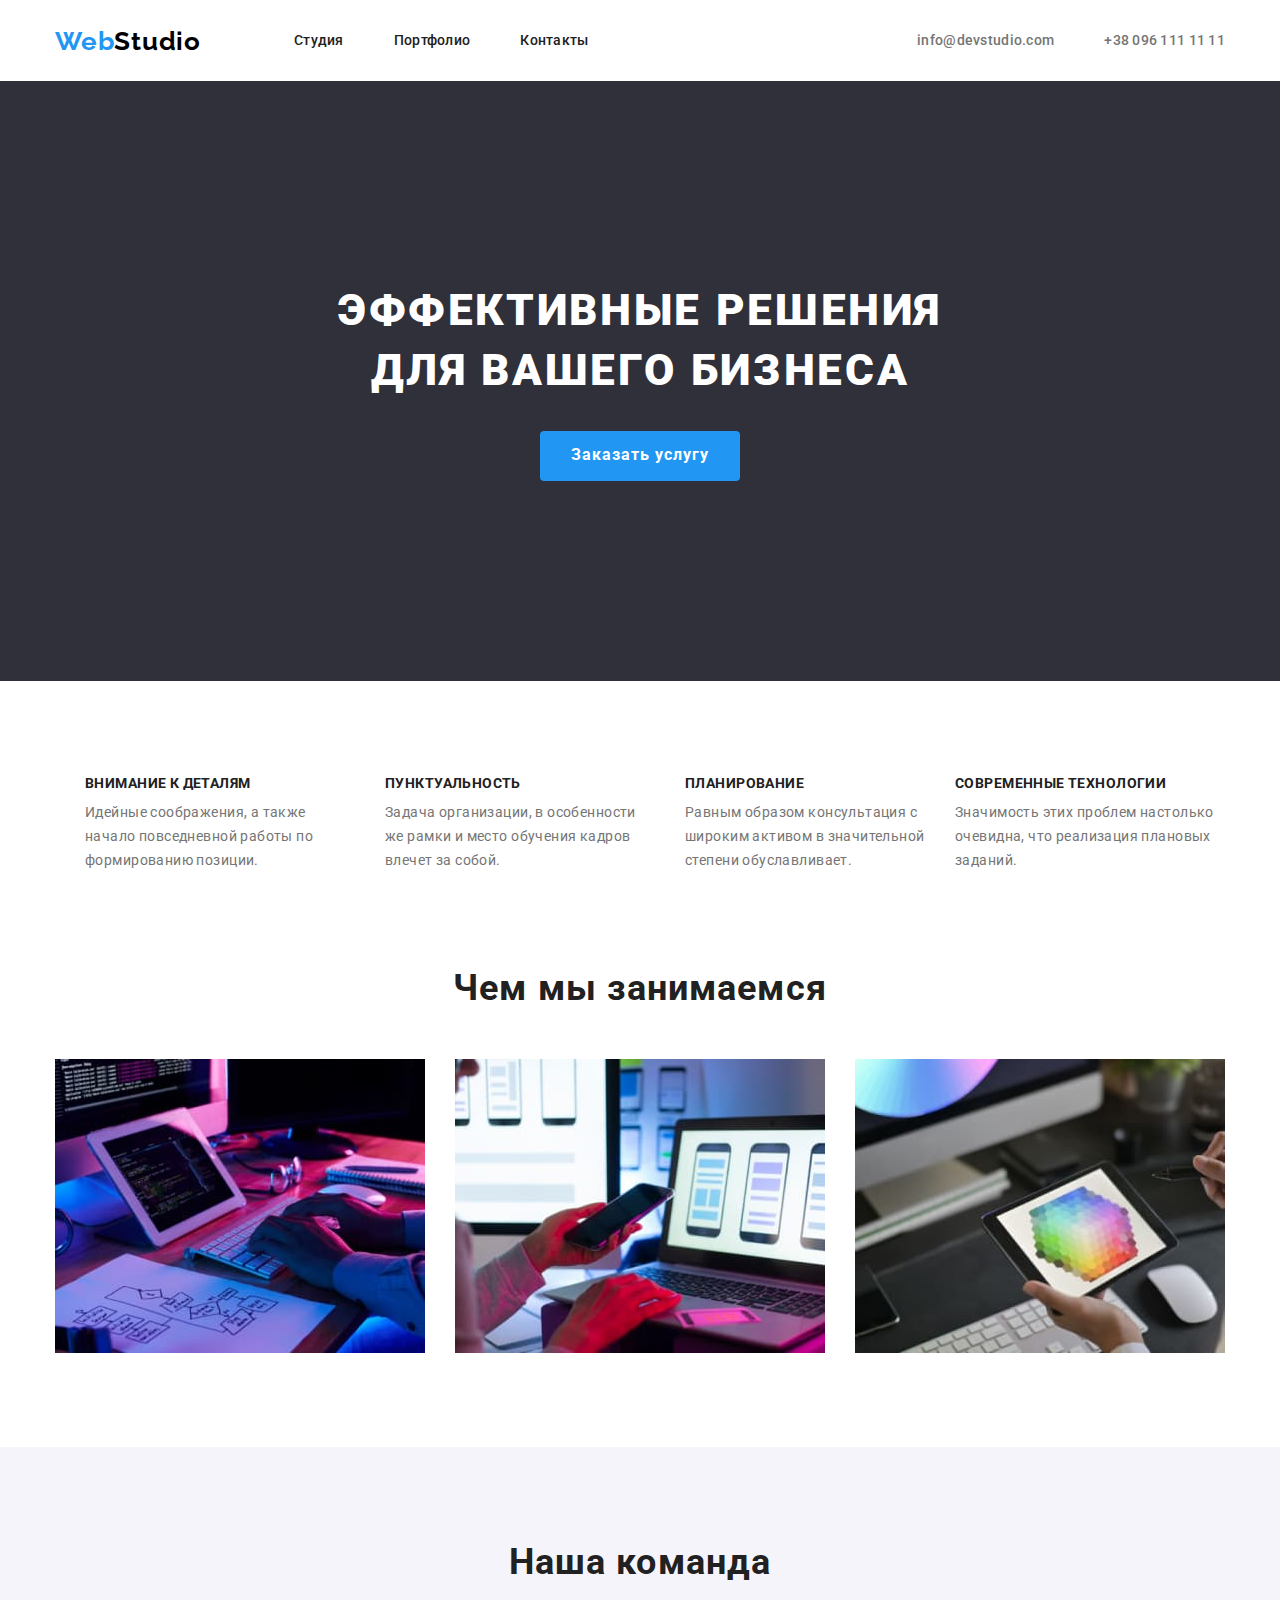
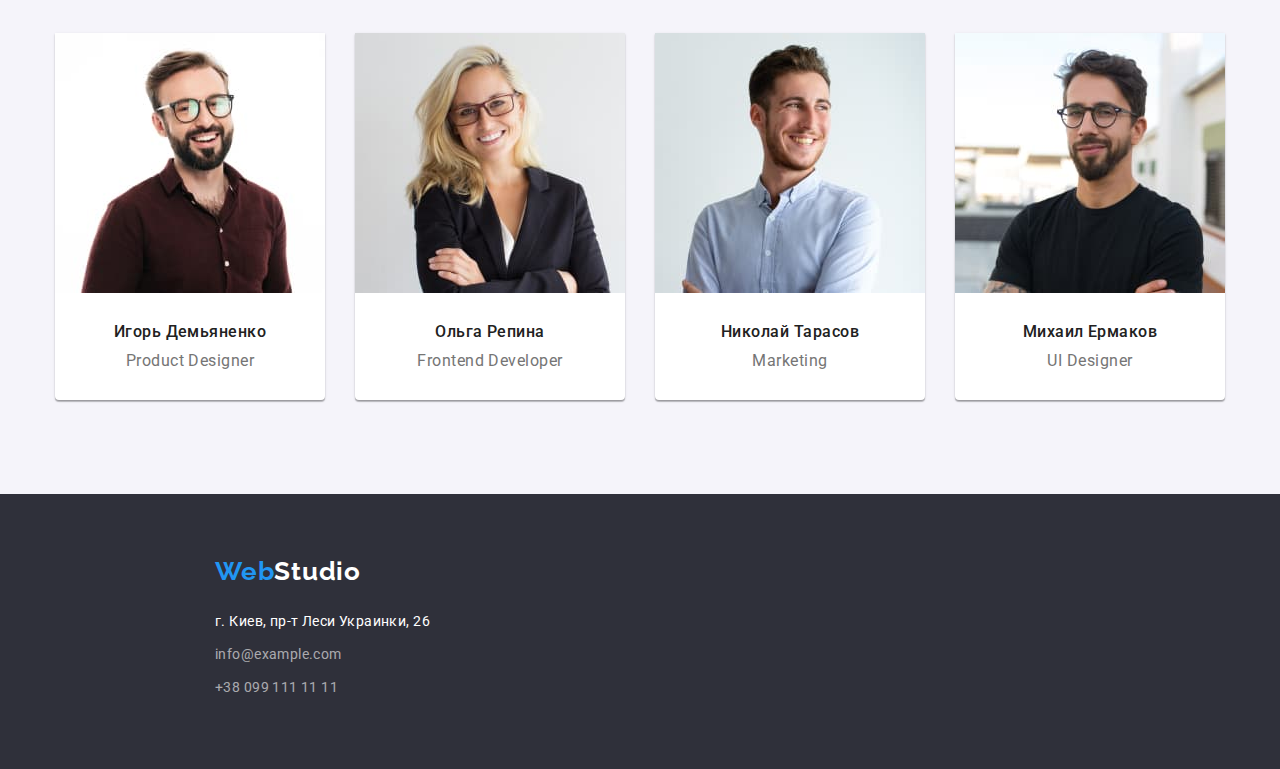
<file: index.html>
<!DOCTYPE html>
<html lang="ru">
  <head>
    <meta charset="UTF-8" />
    <meta http-equiv="X-UA-Compatible" content="IE=edge" />
    <meta name="viewport" content="width=device-width, initial-scale=1.0" />
    <title lang="en">WebStudio</title>
    <link rel="preconnect" href="https://fonts.gstatic.com">
    <link href="https://fonts.googleapis.com/css2?family=Raleway:wght@700&family=Roboto:wght@400;500;700;900&display=swap"
      rel="stylesheet">
    <link rel="stylesheet" href="https://cdnjs.cloudflare.com/ajax/libs/modern-normalize/1.1.0/modern-normalize.css"
        integrity="sha512-Y0MM+V6ymRKN2zStTqzQ227DWhhp4Mzdo6gnlRnuaNCbc+YN/ZH0sBCLTM4M0oSy9c9VKiCvd4Jk44aCLrNS5Q=="
        crossorigin="anonymous" referrerpolicy="no-referrer" />
    <link rel="stylesheet" href="./css/styles.css"> 
  </head>
  <body>
    <!--HEADER-->
    <header class="main-header">
      <!--NAVIGATION BAR-->
      <div class="container header-container">
        <nav class="main-nav">
          <!--LOGO-->
          <a class="logo" href="./"><span class="logo-blue">Web</span><span class="logo-black">Studio</span></a>
          <!--MAIN MENU-->
          <ul class="main-menu">
            <li class="menu-list">
              <a class="menu-link" href="./index.html">Студия</a>
            </li>
            <li class="menu-list">
              <a class="menu-link" href="./portfolio.html">Портфолио</a>
            </li>
            <li class="menu-list">
              <a class="menu-link" href="">Контакты</a>
            </li>
          </ul>
        </nav>
          <!--CONTACTS-->
        <ul class="contacts-nav">
          <li class="contacts-list">
            <a class="contacts-link" href="mailto:info@devstudio.com">info@devstudio.com</a>
          </li>
          <li class="contacts-list">
            <a class="contacts-link" href="tel:+380961111111">+38 096 111 11 11</a>
          </li>
        </ul>
      </div>
    </header>
    <main class="index-main">
      <!--HERO-->
      <section class="hero-section">
      <div class="container hero-container">
        <h1 class="hero-title">Эффективные решения для вашего бизнеса</h1>
        <button class="button-order" type="button">Заказать услугу</button>
      </div>
      </section>
      <!--FEATURES-->
      <section class="features-section">
        <div class="container features-container">
        <h2 class="section-title" hidden>Наши преимущества</h2>
        <ul class="features-menu">
          <li class="features-list">
            <h3 class="features-title">Внимание к деталям</h3>
            <p class="features-text">
              Идейные соображения, а также начало повседневной работы по
              формированию позиции.
            </p>
          </li>
          <li class="features-list">
            <h3 class="features-title">Пунктуальность</h3>
            <p class="features-text">
              Задача организации, в особенности же рамки и место обучения кадров
              влечет за собой.
            </p>
          </li>
          <li class="features-list">
            <h3 class="features-title">Планирование</h3>
            <p class="features-text">
              Равным образом консультация с широким активом в значительной
              степени обуславливает.
            </p>
          </li>
          <li class="features-list">
            <h3 class="features-title">Современные технологии</h3>
            <p class="features-text">
              Значимость этих проблем настолько очевидна, что реализация
              плановых заданий.
            </p>
          </li>
        </ul>
        </div>
      </section>
      <!--OUR SERVICES-->
      <section class="services-section">
        <div class="container services-container">
        <h2 class="section-title">Чем мы занимаемся</h2>
        <ul class="services-list">
          <li class="services-item">
            <h3 hidden>Сервис первый</h3>
            <a href="">
              <img
                src="./images/images-our-services/service_1.jpg"
                alt="Сотрудник пишет код"
                width="370"
                height="294"
              />
            </a>
          </li>
          <li class="services-item">
            <h3 hidden>Сервис второй</h3>
            <a href="">
              <img
                src="./images/images-our-services/service_2.jpg"
                alt="Сотрудник сверяет изображение на экране мобильного телефона с изображением трех мобильных интерфейсов на ноутбуке"
                width="370"
                height="294"
              />
            </a>
          </li>
          <li class="services-item">
            <h3 hidden>Сервис третий</h3>
            <a href="">
              <img
                src="./images/images-our-services/service_3.jpg"
                alt="Сотрудник выбирает цвет по матрице"
                width="370"
                height="294"
              />
            </a>
          </li>
        </ul>
      </div>
      </section>
      <!--OUR TEAM-->
      <section class="team-section">
        <div class="container team-container">
        <h2 class="section-title">Наша команда</h2>
        <ul class="team-description">
          <li class="team-list">
            <img class="team-image"
              src="./images/images-our-team/team_member_1.jpg"
              alt="Портрет Игоря Демьяненко"
              width="270"
              height="260"
            />
            <div class="team-member">
            <p class="team-name">Игорь Демьяненко</p>
            <h3 class="team-text"  lang="en">Product Designer</h3>
          </div>
          </li>
          <li class="team-list">
            <img class="team-image"
              src="./images/images-our-team/team_member_2.jpg"
              alt="Портрет Ольги Репиной"
              width="270"
              height="260"
            />
            <div class="team-member">
            <p class="team-name">Ольга Репина</p>
            <h3 class="team-text" lang="en">Frontend Developer</h3>
          </div>
          </li>
          <li class="team-list">
            <img class="team-image"
              src="./images/images-our-team/team_member_3.jpg"
              alt="Портрет Николая Тарасова"
              width="270"
              height="260"
            />
            <div class="team-member">
            <p class="team-name">Николай Тарасов</p>
            <h3 class="team-text" lang="en">Marketing</h3>
          </div>
          </li>
          <li class="team-list">
            <img class="team-image"
              src="./images/images-our-team/team_member_4.jpg"
              alt="Портрет Михаила Ермакова"
              width="270"
              height="260"
            />
            <div class="team-member">
            <p class="team-name">Михаил Ермаков</p>
            <h3 class="team-text" lang="en">UI Designer</h3>
          </div>
          </li>
        </ul>
      </div>
      </section>
    </main>
    <footer class="page-footer">
      <div class="container footer-container">
      <!--LOGO-->
      <a class="logo logo-footer" href="./"><span class="logo-blue">Web</span><span class="logo-white">Studio</span></a>
      <!--CONTACTS-->
      <address class="address-footer">
        <ul class="contacts-footer">
          <li class="contacts-list-footer">
            <a class="contacts-link-footer" href="https://goo.gl/maps/XPHjit8o5JEsovho7"
              >г. Киев, пр-т Леси Украинки, 26</a
            >
          </li>
          <li class="contacts-list-footer">
            <a class="contacts-linksemitransparent-footer" href="mailto:info@example.com">info@example.com</a>
          </li>
          <li class="contacts-list-footer">
            <a class="contacts-linksemitransparent-footer" href="tel:+380991111111">+38 099 111 11 11</a>
          </li>
        </ul>
      </address>
    </div>
    </footer>
  </body>
</html>
</file>
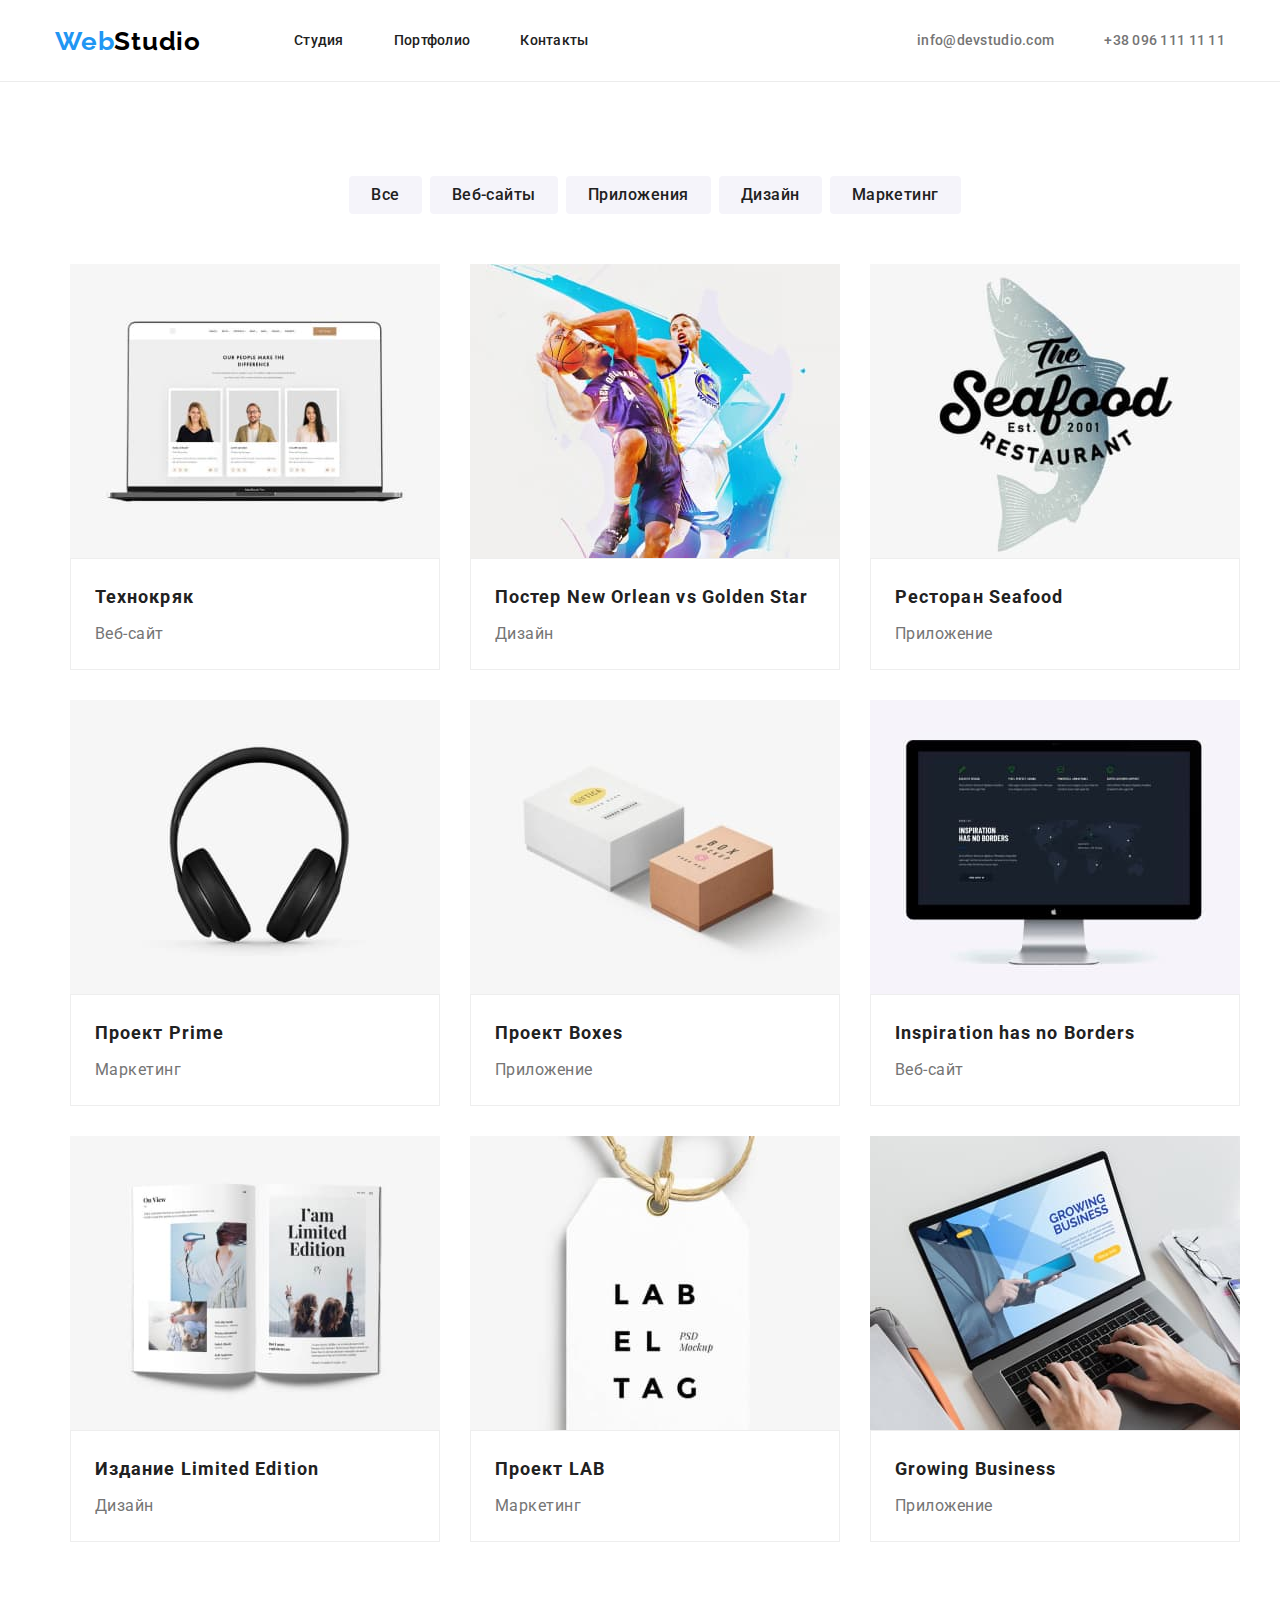
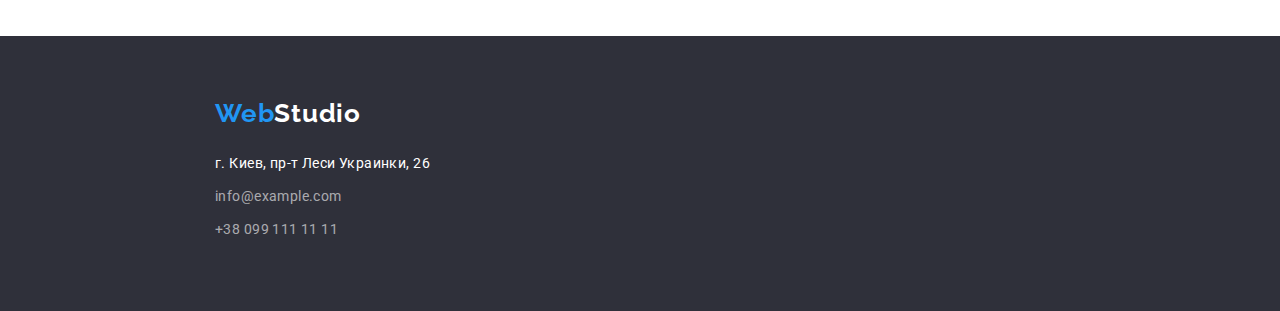
<file: portfolio.html>
<!DOCTYPE html>
<html lang="en">
<head>
    <meta charset="UTF-8">
    <meta http-equiv="X-UA-Compatible" content="IE=edge">
    <meta name="viewport" content="width=device-width, initial-scale=1.0">
    <title lang="en">WebStudio portfolio</title>
    <link rel="preconnect" href="https://fonts.gstatic.com">
    <link href="https://fonts.googleapis.com/css2?family=Raleway:wght@700&family=Roboto:wght@400;500;700;900&display=swap"
      rel="stylesheet">
    <link rel="stylesheet" href="https://cdnjs.cloudflare.com/ajax/libs/modern-normalize/1.1.0/modern-normalize.css"
      integrity="sha512-Y0MM+V6ymRKN2zStTqzQ227DWhhp4Mzdo6gnlRnuaNCbc+YN/ZH0sBCLTM4M0oSy9c9VKiCvd4Jk44aCLrNS5Q=="
      crossorigin="anonymous" referrerpolicy="no-referrer" />
    <link rel="stylesheet" href="./css/styles.css">
</head>
<body>
    <!--HEADER-->
    <header  class="portfolio-header">
        <!--NAVIGATION BAR-->
          <div class="container header-container portfolio-header-container">
            <nav class="main-nav">
              <!--LOGO-->
              <a class="logo" href="./"><span class="logo-blue">Web</span><span class="logo-black">Studio</span></a>
              <!--MAIN MENU-->
              <ul class="main-menu">
                <li class="menu-list">
                  <a class="menu-link" href="./index.html">Студия</a>
                </li>
                <li class="menu-list">
                  <a class="menu-link" href="./portfolio.html">Портфолио</a>
                </li>
                <li class="menu-list">
                  <a class="menu-link" href="">Контакты</a>
                </li>
              </ul>
            </nav>
              <!--CONTACTS-->
            <ul class="contacts-nav">
              <li class="contacts-list">
                <a class="contacts-link" href="mailto:info@devstudio.com">info@devstudio.com</a>
              </li>
              <li class="contacts-list">
                <a class="contacts-link" href="tel:+380961111111">+38 096 111 11 11</a>
              </li>
            </ul>
          </div>
        </header>
        <main class="portfolio-main">
         <div class="container main-container">
        <h1 class="portfolio-title" hidden>Проекты</h1>
        <!--PROJECTS-->
        <section class="projects-section">
          <div class="container projects-container">
        <h2 class="projects-title" hidden>Фильтр проектов</h2>
        <!--PROJECTS FILTER-->
        <ul class="projects-filter">
            <li class="filter-list">
              <button class="filter-button" type="button">Все</button>  
            </li>
            <li class="filter-list">
                <button class="filter-button" type="button">Веб-сайты</button>
            </li>
            <li class="filter-list">
                <button class="filter-button" type="button">Приложения</button>
            </li>
            <li class="filter-list">
                <button class="filter-button" type="button">Дизайн</button>
            </li>
            <li class="filter-list">
                <button class="filter-button" type="button">Маркетинг</button>
            </li>
        </ul>
        <!--PROJECTS CARDS-->
        <ul class="projects-cards">
            <!--PROJECT-1-->
            <li class="projects-list">
              <img class="projecs-image"
              src="./images/images-projects/img-project-1.jpg"
              alt="Дизайн сайта"
              width="370"
              height="294"
              />
            <div class="projects-text">
              <p class="projects-name">Технокряк</p>
              <h3 class="projects-type">Веб-сайт</h3>
            </div>
            </li>
            <!--PROJECT-2-->
            <li class="projects-list">
              <img class="projecs-image" 
              src="./images/images-projects/img-project-2.jpg"
              alt="Дизайн постера"
              width="370"
              height="294" />
              <div class="projects-text">
              <p class="projects-name">Постер <span lang="en">New Orlean vs Golden Star</span></p>
              <h3 class="projects-type">Дизайн</h3>
            </div>
            </li>
             <!--PROJECT-3-->
            <li class="projects-list">
              <img class="projecs-image" src="./images/images-projects/img-project-3.jpg" alt="Дизайн приложения" width="370" height="294" />
              <div class="projects-text">
              <p class="projects-name">Ресторан <span lang="en">Seafood</span></p>
              <h3 class="projects-type">Приложение</h3>
            </div>
            </li>
            <!--PROJECT-4-->
            <li class="projects-list">
              <img class="projecs-image" src="./images/images-projects/img-project-4.jpg" alt="Изображение продукта (наушники)" width="370" height="294" />
              <div class="projects-text">
                <p class="projects-name">Проект <span lang="en">Prime</span></p>
                <h3 class="projects-type">Маркетинг</h3>
              </div>
            </li>
            <!--PROJECT-5-->
            <li class="projects-list">
              <img class="projecs-image" src="./images/images-projects/img-project-5.jpg" alt="Дизайн приложения" width="370" height="294" />
              <div class="projects-text">
                <p class="projects-name">Проект <span lang="en">Boxes</span></p>
                <h3 class="projects-type">Приложение</h3>
              </div>             
            </li>
            <!--PROJECT-6-->
            <li class="projects-list">
              <img class="projecs-image" src="./images/images-projects/img-project-6.jpg" alt="Дизайн сайта" width="370" height="294" />
              <div class="projects-text">
                <p class="projects-name" lang="en">Inspiration has no Borders</p>
                <h3 class="projects-type">Веб-сайт</h3>
              </div>             
            </li>
            <!--PROJECT-7-->
            <li class="projects-list">
              <img class="projecs-image" src="./images/images-projects/img-project-7.jpg" alt="Дизайн печатного издания" width="370" height="294" />
              <div class="projects-text">
                <p class="projects-name">Издание <span lang="en">Limited Edition</span></p>
                <h3 class="projects-type">Дизайн</h3>
              </div>           
            </li>
            <!--PROJECT-8-->
            <li class="projects-list">
              <img class="projecs-image" src="./images/images-projects/img-project-8.jpg" alt="Дизайн товарной бирки" width="370" height="294" />
              <div class="projects-text">
                <p class="projects-name">Проект <span lang="en">LAB</span></p>
                <h3 class="projects-type">Маркетинг</h3>
              </div>         
            </li>
            <!--PROJECT-9-->
            <li class="projects-list">
              <img class="projecs-image" src="./images/images-projects/img-project-9.jpg" alt="Дизайн приложения" width="370" height="294" />
              <div class="projects-text">
                <p class="projects-name" lang="en">Growing Business</p>
                <h3 class="projects-type">Приложение</h3>
              </div>              
            </li>
          </ul>
        </div>        
        </section>
      </div> 
      </main>
      <footer class="page-footer">
        <div class="container footer-container">
        <!--LOGO-->
        <a class="logo logo-footer" href="./"><span class="logo-blue">Web</span><span class="logo-white">Studio</span></a>
        <!--CONTACTS-->
        <address class="address-footer">
          <ul class="contacts-footer">
            <li class="contacts-list-footer">
              <a class="contacts-link-footer" href="https://goo.gl/maps/XPHjit8o5JEsovho7"
                >г. Киев, пр-т Леси Украинки, 26</a
              >
            </li>
            <li class="contacts-list-footer">
              <a class="contacts-linksemitransparent-footer" href="mailto:info@example.com">info@example.com</a></li>
            <li class="contacts-list-footer">
              <a class="contacts-linksemitransparent-footer" href="tel:+380991111111">+38 099 111 11 11</a></li>
          </ul>
        </address>
      </div>
      </footer>
</body>
</html>
</file>
<file: css/styles.css>
:root {
  --text-color: #757575;
  --title-color: #212121;
  --accent-font-color: #ffffff;
  --accent-color: #2196f3;
  --background-dark: #2f303a;
  --background-light: #f5f4fa;
}
* {
  box-sizing: border-box;
}
h1,
h2,
h3,
h4,
h5,
h6,
p {
  margin-top: 0;
  margin-bottom: 0;
}
ul,
ol {
  margin-top: 0;
  margin-bottom: 0;
  padding-left: 0;
}
img {
  display: block;
}
.container {
  margin: 0 auto;
  border: 0px;
  width: 1200px;
  padding-left: 15px;
  padding-right: 15px;
}
body {
  font-family: "Roboto", sans-serif;
  font-style: normal;
}
body ul {
  list-style: none;
}
body a {
  text-decoration: none;
}
/*--HEADER POSITIONING--*/
.header-container {
  display: flex;
  justify-content: space-between;
  padding-top: 24px;
  padding-bottom: 25px;
}
.logo {
  margin-right: 93px;
  border: 0px;
  margin-bottom: -4px;
}
.menu-list:not( :last-child),
.contacts-list:not( :last-child) {
  margin-right: 50px;
}
.main-nav,
.main-menu,
.contacts-nav {
  display: flex;
  justify-content: space-between;
  align-items: center;
}

/*--HEADER STYLE--*/
.main-header,
.portfolio-header {
  font-weight: 500;
  font-size: 14px;
  line-height: 1.17;
  letter-spacing: 0.02em;
}
/*--LOGO STYLE--*/
.logo {
  font-family: "Raleway", sans-serif;
  font-weight: 700;
  font-size: 26px;
  line-height: 1.38;
  letter-spacing: 0.03em;
}
.logo-blue {
  color: var(--accent-color);
}
.logo-black {
  color: #000000;
}
.logo-white {
  color: #ffffff;
}
/*--MAIN MENU STYLE--*/
.menu-link {
  color: var(--title-color);
}
.menu-link:hover,
.menu-link:focus {
  color: var(--accent-color);
  cursor: pointer;
}
/*--CONTACTS STYLE--*/
.contacts-link {
  color: var(--text-color);
  margin-bottom: -4px;
}
.contacts-link:hover,
.contacts-link:focus {
  color: var(--accent-color);
  cursor: pointer;
}
/*--HERO SECTION STYLE--*/
.hero-section {
  background-color: var(--background-dark);
  padding-top: 200px;
  padding-bottom: 200px;
}
.hero-title {
  color: var(--accent-font-color);
  font-weight: 900;
  font-size: 44px;
  line-height: 1.36;
  letter-spacing: 0.06em;
  text-transform: uppercase;
  text-align: center;
  max-width: 696px;
  margin-bottom: 30px;
  margin-left: auto;
  margin-right: auto;
}
.button-order {
  display: block;
  width: 200px;
  height: 50px;
  background-color: var(--accent-color);
  color: var(--accent-font-color);
  font-size: 16px;
  font-weight: 700;
  line-height: 1.88;  
  letter-spacing: 0.06em;
  border-radius: 4px;
  border: 1px solid transparent;
  margin-left: auto;
  margin-right: auto;
}

/*--FEATURES SECTION STYLE--*/
.features-section {
  padding-top: 94px;
  padding-bottom: 94px;
}
.features-menu {
  display: flex;
  justify-content: space-between;
}
.features-list:not( :last-child) {
  margin-left: 30px;
}
.features-title {
  color: var(--title-color);
  font-size: 14px;
  font-weight: 700;
  line-height: 1.17;
  text-transform: uppercase;
  letter-spacing: 0.03em;
  margin-bottom: 10px;
  text-align: left;
}
.features-text {
  color: var(--text-color);
  font-size: 14px;
  font-weight: 400;
  line-height: 1.71;
  letter-spacing: 0.03em;
  max-width: 270px;
  text-align: left;
}
/*--OUR SERVICES SECTION STYLE--*/
.services-section {
  padding-bottom: 94px;
}
.services-list {
  display: flex;
  justify-content: space-between;
}
.section-title {
  color: var(--title-color);
  font-size: 36px;
  font-weight: 700;
  line-height: 1.17;
  letter-spacing: 0.03em;
  text-align: center;
  margin-bottom: 50px;
}
/*--OUR TEAM SECTION STYLE--*/
.team-section {
  padding-top: 94px;
  padding-bottom: 94px;
  background-color: var(--background-light);
  line-height: 1.17;
  letter-spacing: 0.03em;
}
.team-description {
  display: flex;
  flex-wrap: wrap;
  margin-left: -30px;
  margin-top: -30px
}
.team-list {
  background-color: #ffffff;
  box-shadow: 0px 1px 3px rgba(0, 0, 0, 0.12), 0px 1px 1px rgba(0, 0, 0, 0.14), 0px 2px 1px rgba(0, 0, 0, 0.2);
  border-radius: 0px 0px 4px 4px;
  flex-basis: calc((100% - 120px) / 4);
  margin-left: 30px;
  margin-top: 30px;
}
.team-member {
  padding-top: 30px;
  padding-bottom: 30px;
}
.team-name {
  color: var(--title-color);
  font-size: 16px;
  font-weight: 500;
  text-align: center;
  margin-bottom: 10px;
}
.team-text {
  color: var(--text-color);
  font-size: 16px;
  font-weight: 400;
  text-align: center;
}
/*--FOOTER STYLE--*/
.page-footer {
  background-color: var(--background-dark);
  padding-top: 60px;
  padding-bottom: 60px;
  padding-left: 200px;
  padding-right: 200px;
}
.logo-footer {
  display: block;
  margin-bottom: 20px;
}
.contacts-link-footer {
  display: block;
  color: #ffffff;
  font-size: 14px;
  font-weight: 400;
  font-style: normal;
  line-height: 1.71;
  letter-spacing: 0.03em;
  margin-bottom: 9px;
}
.contacts-linksemitransparent-footer {
  display: block;
  color: rgba(255, 255, 255, 0.6);
  font-size: 14px;
  font-weight: 400;
  font-style: normal;
  line-height: 1.71;
  letter-spacing: 0.03em;
  margin-bottom: 9px;
}
/*--PORTFOLIO PAGE STYLE--*/
.portfolio-header {
border-bottom: 1px solid #ECECEC;
}
.projects-section {
  padding-top: 94px;
  padding-bottom: 94px;
}
/*--FILTER STILE--*/
.projects-filter {
  display: flex;
  justify-content: center;
  margin-bottom: 50px;  
}
.filter-list:not( :last-child) {
  margin-right: 8px;
}
/*--FILTER BUTTON STYLE--*/
.filter-button {
  background-color: var(--background-light);
  color: var(--title-color);
  border: none;
  font-family: "Roboto", sans-serif;
  font-size: 16px;
  font-weight: 500;
  line-height: 1.63;
  letter-spacing: 0.03em;
  padding-left: 22px;
  padding-top: 6px;
  padding-right: 22px;
  padding-bottom: 6px;
  border-radius: 4px;  
}
.filter-button:hover,
.filter-button:focus {
  background-color: var(--accent-color);
  color: var(--accent-font-color);
  border: none;
  font-family: "Roboto", sans-serif;
  font-size: 16px;
  font-weight: 500;
  line-height: 1.63;
  letter-spacing: 0.03em;
  cursor: pointer;
  padding-left: 22px;
  padding-top: 6px;
  padding-right: 22px;
  padding-bottom: 6px;
  border-radius: 4px;
  box-shadow: 0px 4px 4px 0px #00000040;
}
/*--PROJECTS CARDS STYLE--*/
.projects-cards {
  display: flex;
  flex-wrap: wrap;
  margin-left: -30px;
  margin-top: -30px;
}
.projects-list {
  flex-basis: calc((100% - 90px) / 3);
  margin-left: 30px;
  margin-top: 30px;
  
  }
.projects-text {
  padding-top: 20px;
  padding-bottom: 20px;
  padding-right: 24px;
  padding-left: 24px;
  background-color: #ffffff;
  border: 1px solid #EEEEEE;
}
.projects-name {
  color: var(--title-color);
  font-weight: 700;
  font-size: 18px;
  line-height: 2;
  letter-spacing: 0.06em;
  margin-bottom: 4px;
}
.projects-type {
  color: var(--text-color);
  font-weight: 400;
  font-size: 16px;
  line-height: 1.88;
  letter-spacing: 0.03em;
}
</file>
